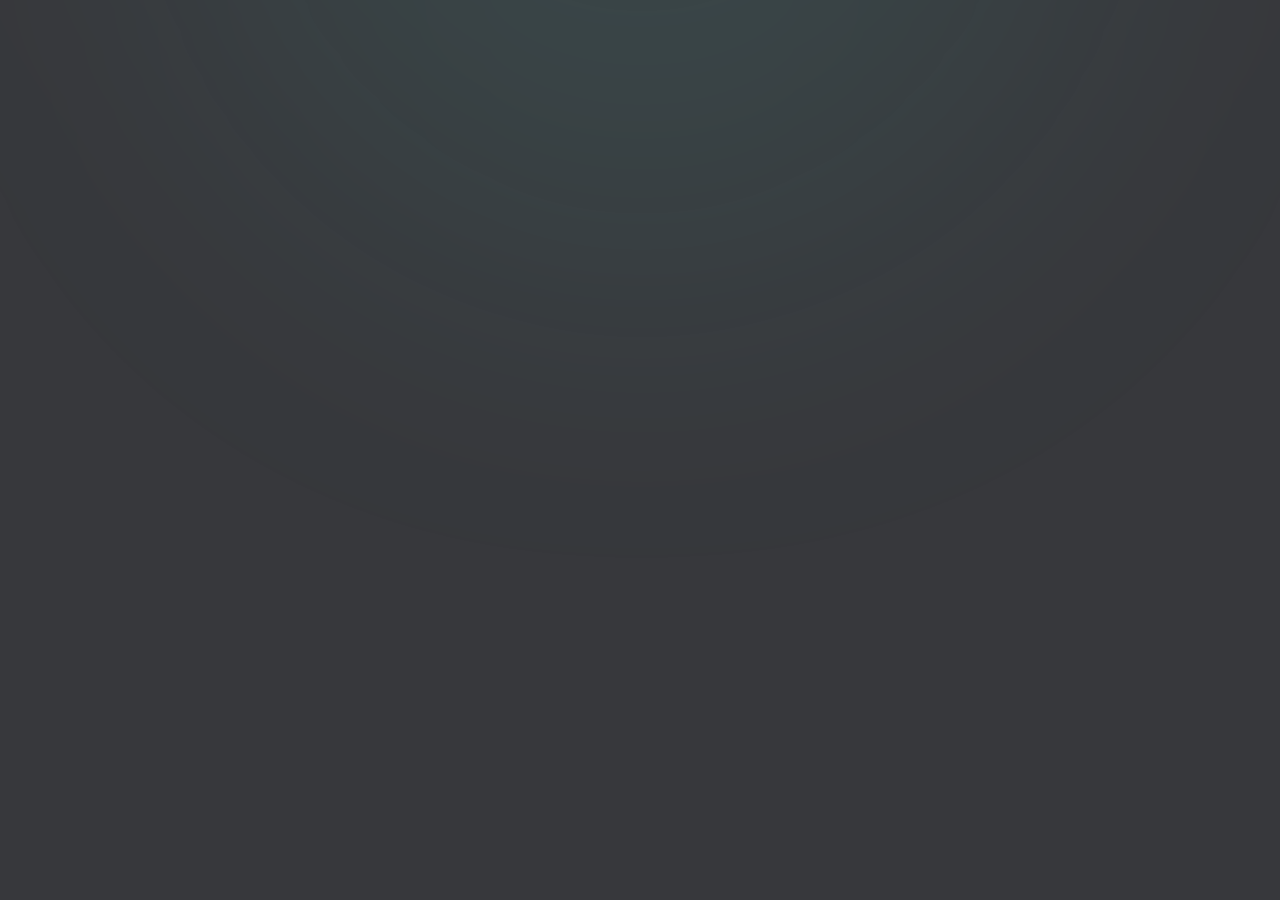
<file: apps/desktop/ui/index.html>
<!doctype html>
<html lang="en">
<head>
<meta charset="utf-8">
<title>lockbox</title>
<link rel="stylesheet" href="app.css">
<script src="common.js" defer></script>
<script src="app.js" defer></script>
</head>
<body>
<div id="root"></div>
</body>
</html>
</file>
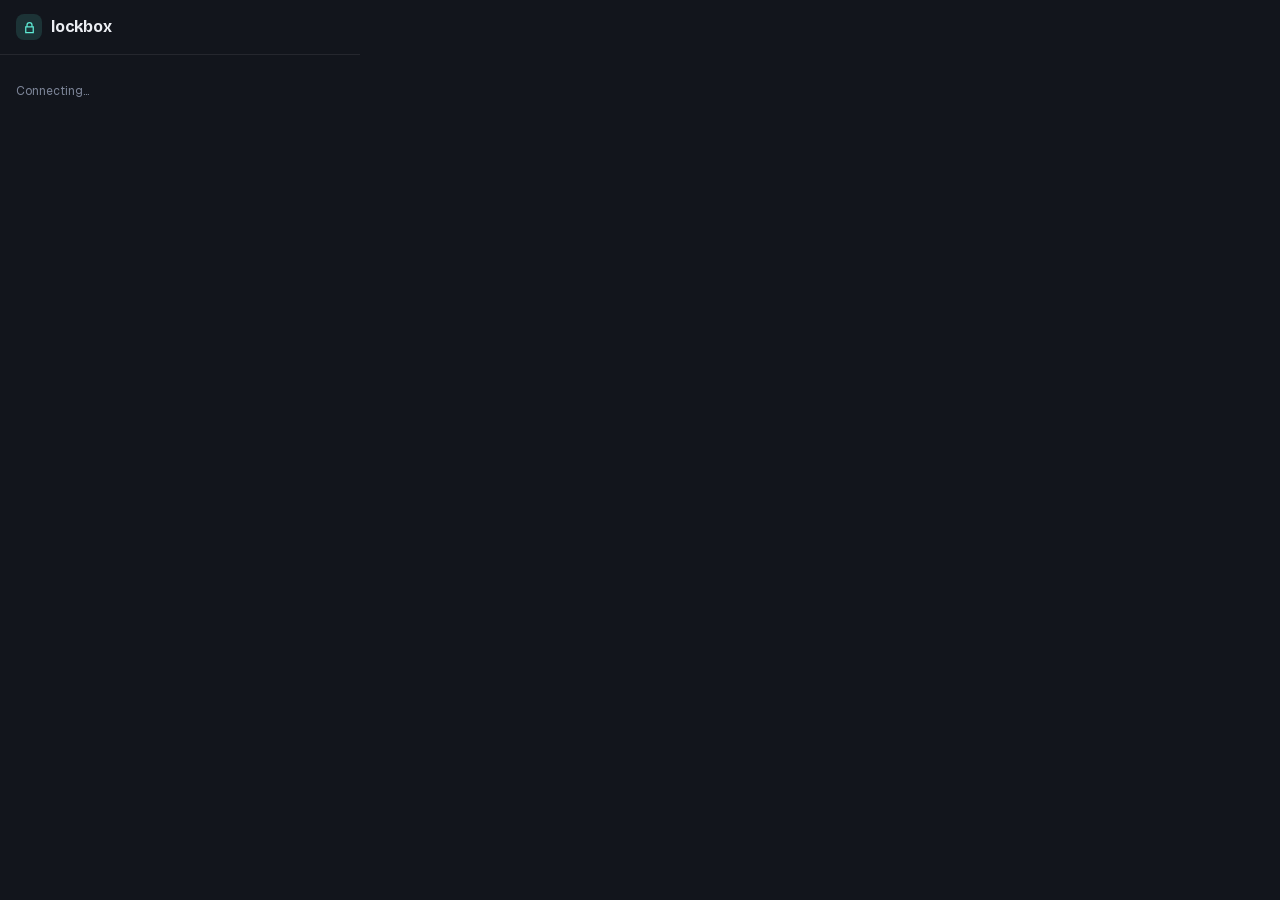
<file: apps/extension/popup.html>
<!doctype html>
<html lang="en">
<head>
<meta charset="utf-8">
<title>lockbox</title>
<link rel="stylesheet" href="popup.css">
<script src="popup.js" defer></script>
</head>
<body>
<header>
  <span class="mark"><svg width="15" height="15" viewBox="0 0 24 24" fill="none" stroke="currentColor" stroke-width="2" stroke-linecap="round" aria-hidden="true"><path d="M6 11h12v9H6zM8 11V8a4 4 0 0 1 8 0v3"/></svg></span>
  <b>lockbox</b>
  <span id="host" class="faint"></span>
</header>
<main id="main"><p class="faint pad">Connecting…</p></main>
</body>
</html>
</file>
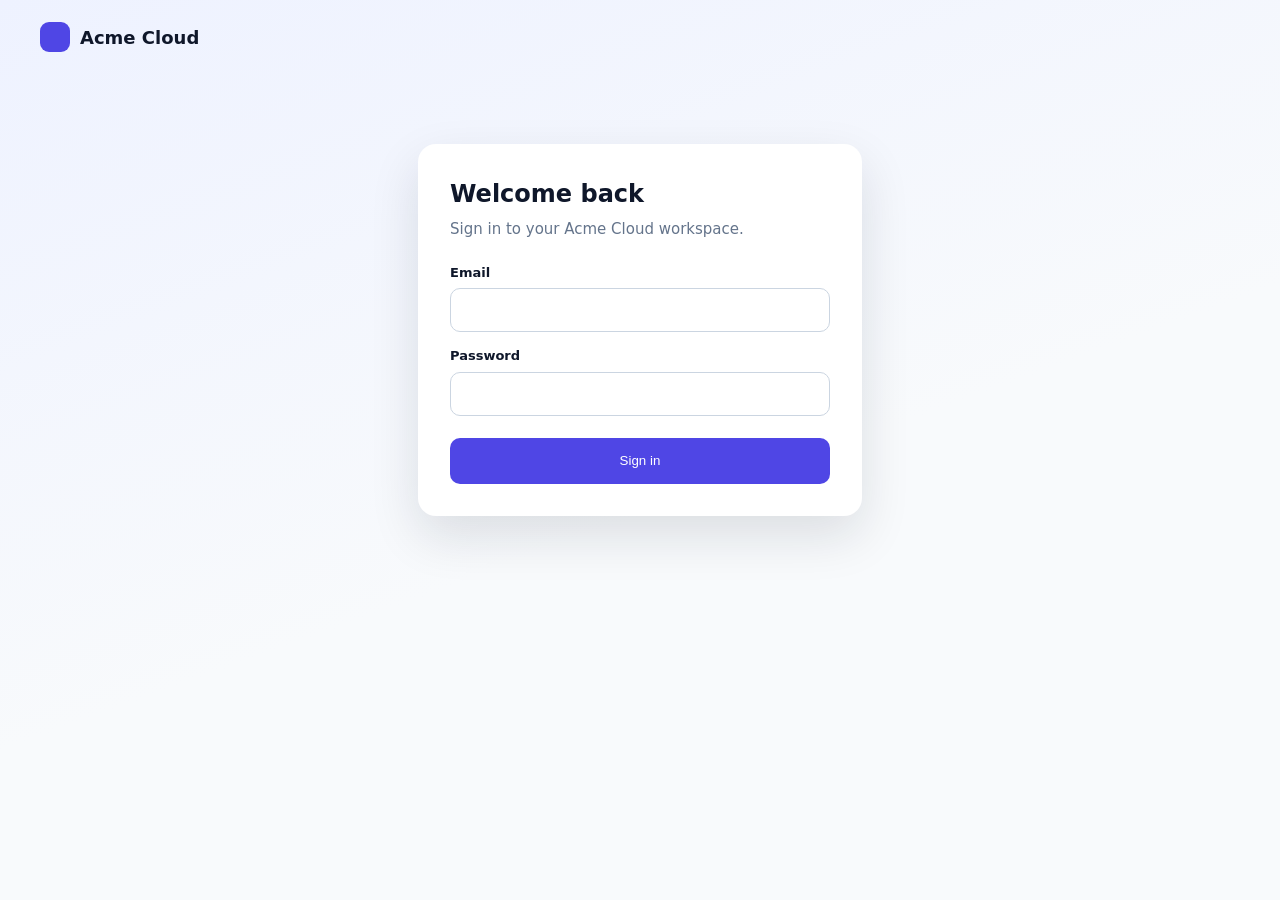
<file: apps/extension/store/demo/login.html>
<!doctype html><html><head><meta charset="utf-8"><title>Sign in · Acme Cloud</title><link rel="stylesheet" href="style.css"></head>
<body><header><i></i>Acme Cloud</header><main><form class="card" id="f">
<h1>Welcome back</h1><p>Sign in to your Acme Cloud workspace.</p>
<label for="email">Email</label><input id="email" type="email" autocomplete="username">
<label for="pw">Password</label><input id="pw" type="password" autocomplete="current-password">
<button id="go">Sign in</button></form></main>
<script>document.getElementById('f').onsubmit=(e)=>{e.preventDefault();setTimeout(()=>location.href='welcome.html',50)}</script></body></html>
</file>
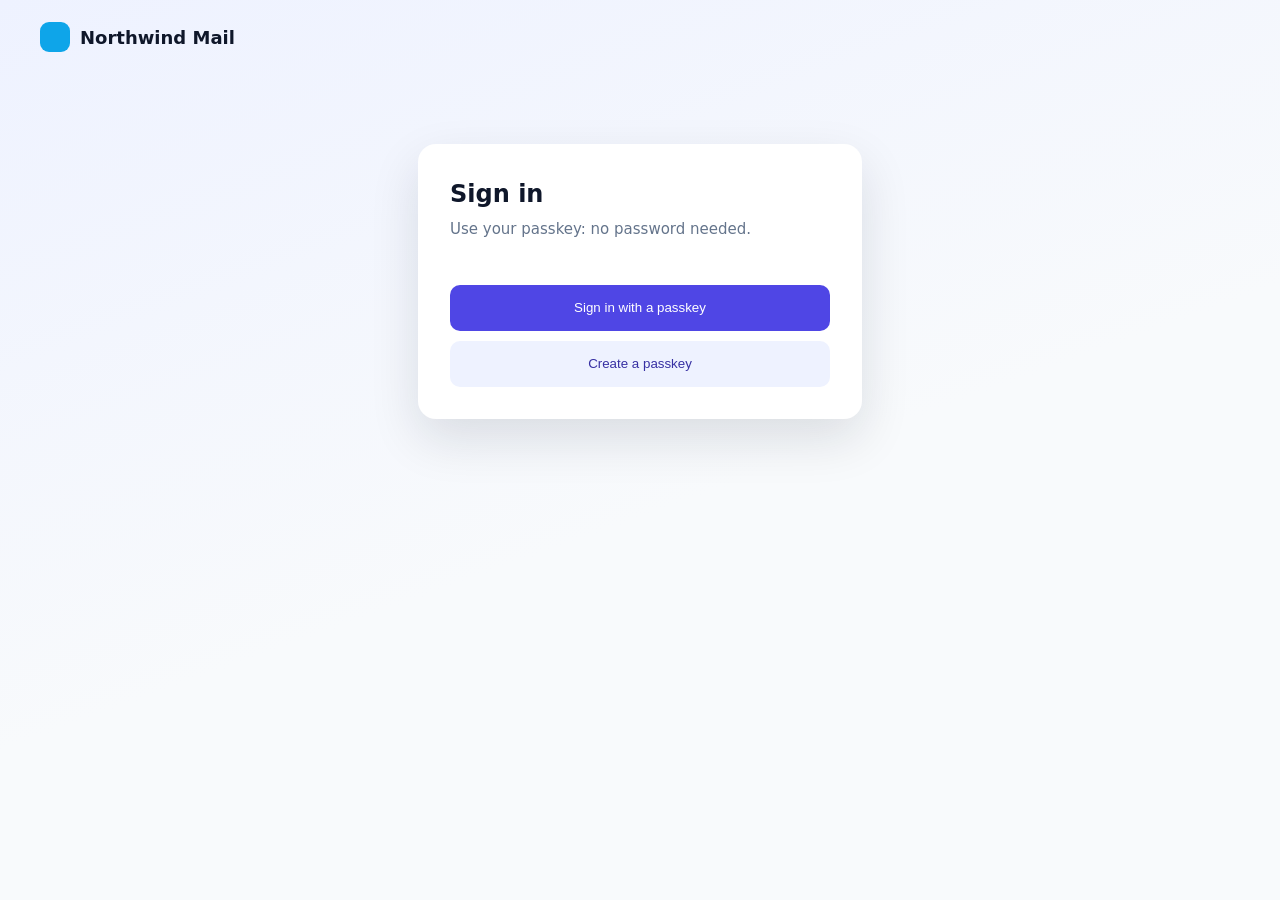
<file: apps/extension/store/demo/passkey.html>
<!doctype html><html><head><meta charset="utf-8"><title>Sign in · Northwind Mail</title><link rel="stylesheet" href="style.css"></head>
<body><header><i style="background:#0ea5e9"></i>Northwind Mail</header><main><div class="card">
<h1>Sign in</h1><p>Use your passkey: no password needed.</p>
<button id="login">Sign in with a passkey</button><button class="ghost" id="reg">Create a passkey</button></div></main>
<script>
const rnd=()=>crypto.getRandomValues(new Uint8Array(32));
document.getElementById('reg').onclick=()=>navigator.credentials.create({publicKey:{rp:{id:'northwind.localhost',name:'Northwind Mail'},user:{id:new TextEncoder().encode('u-1'),name:'alex@northwind.example',displayName:'Alex'},challenge:rnd(),pubKeyCredParams:[{type:'public-key',alg:-7}],authenticatorSelection:{residentKey:'required'}}}).then(()=>document.querySelector('p').textContent='Passkey created.');
document.getElementById('login').onclick=()=>navigator.credentials.get({publicKey:{rpId:'northwind.localhost',challenge:rnd()}}).then(()=>location.href='welcome.html');
</script></body></html>
</file>
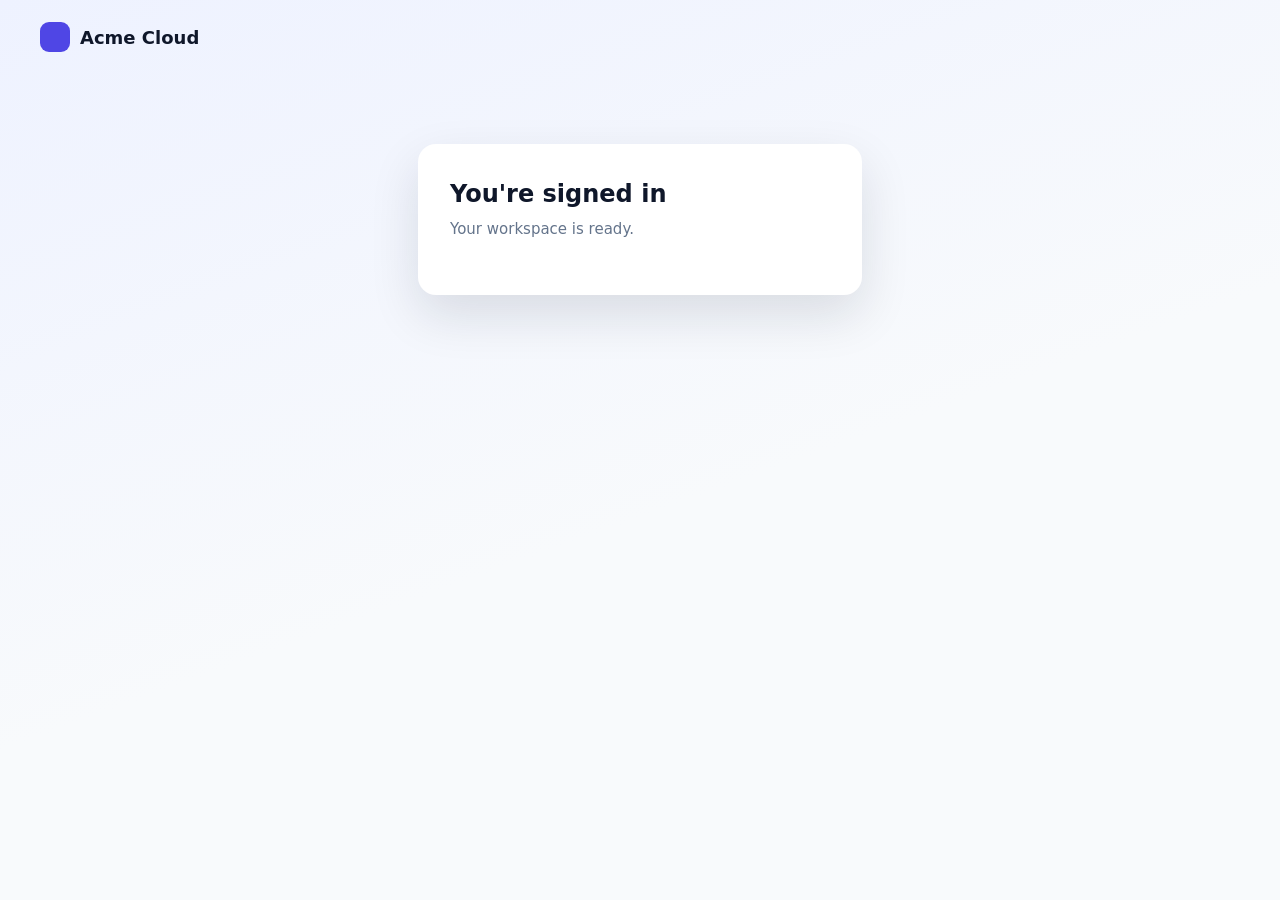
<file: apps/extension/store/demo/welcome.html>
<!doctype html><html><head><meta charset="utf-8"><title>Acme Cloud</title><link rel="stylesheet" href="style.css"></head>
<body><header><i></i>Acme Cloud</header><main><div class="card"><h1>You're signed in</h1><p>Your workspace is ready.</p></div></main></body></html>
</file>
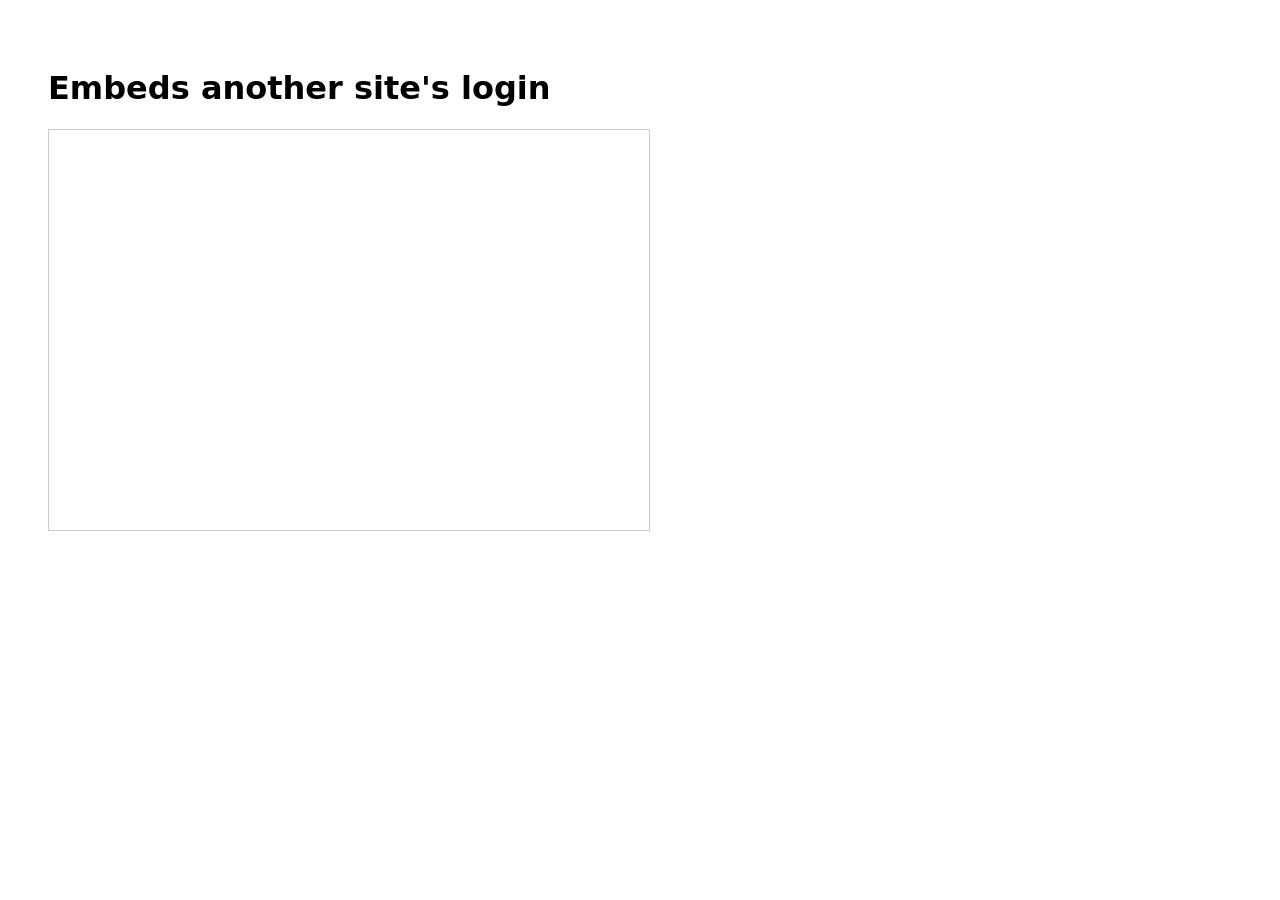
<file: apps/extension/test/site/framed.html>
<!doctype html><html><head><meta charset="utf-8"><title>Page with a foreign login frame</title></head>
<body style="font-family:system-ui;padding:40px"><h1>Embeds another site's login</h1>
<iframe id="frame" src="http://localhost:8766/login.html" style="width:600px;height:400px;border:1px solid #ccc"></iframe></body></html>
</file>
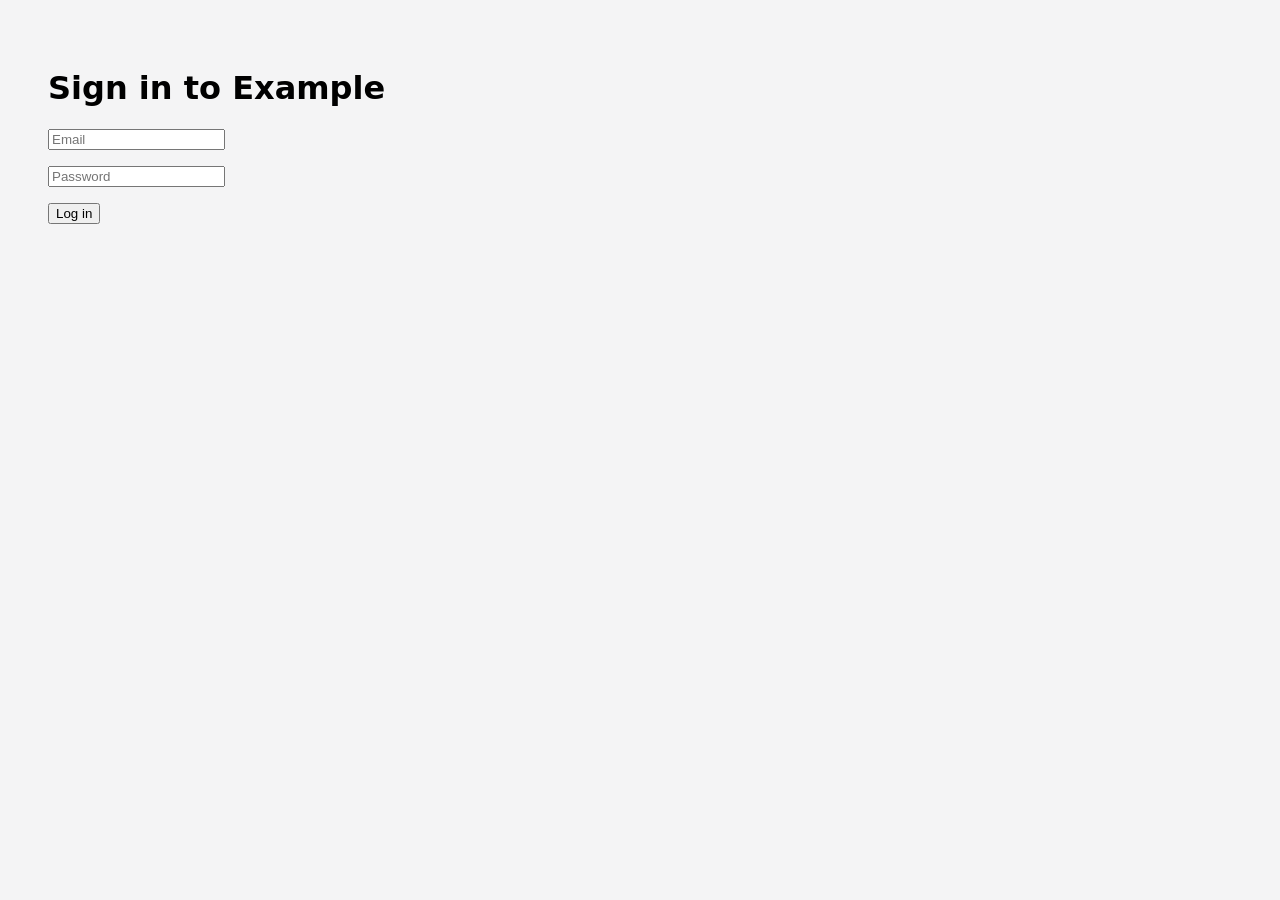
<file: apps/extension/test/site/login.html>
<!doctype html><html><head><meta charset="utf-8"><title>Example login</title></head>
<body style="font-family:system-ui;padding:40px;background:#f4f4f5">
<h1>Sign in to Example</h1>
<form id="f"><p><input id="email" type="email" autocomplete="username" placeholder="Email"></p>
<p><input id="pw" type="password" autocomplete="current-password" placeholder="Password"></p>
<p><button id="go">Log in</button></p></form>
<script>document.getElementById('f').onsubmit=(e)=>{e.preventDefault();setTimeout(()=>location.href='/welcome.html',50)}</script>
</body></html>
</file>
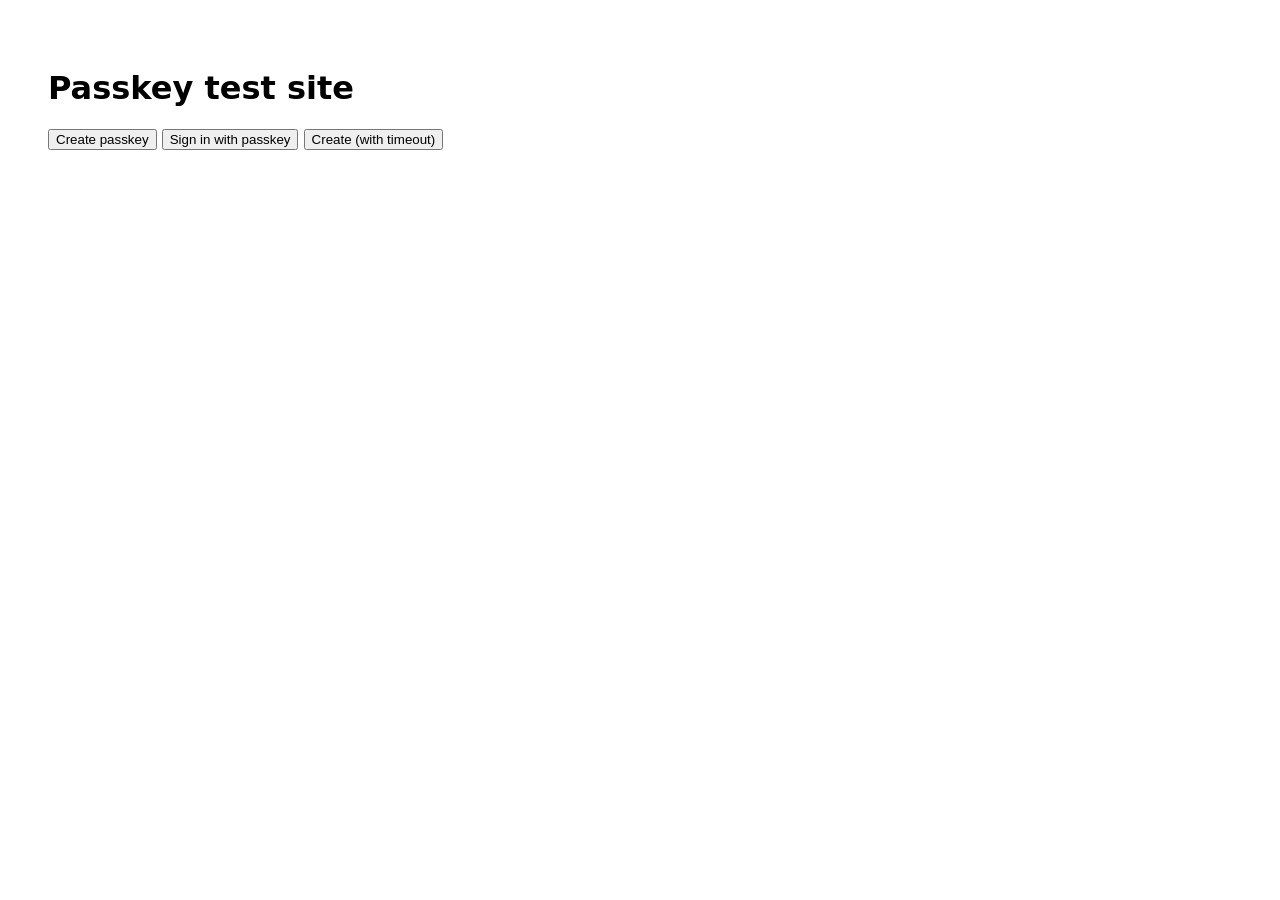
<file: apps/extension/test/site/passkey.html>
<!doctype html><html><head><meta charset="utf-8"><title>Passkey test RP</title></head>
<body style="font-family:system-ui;padding:40px">
<h1>Passkey test site</h1>
<button id="reg">Create passkey</button> <button id="login">Sign in with passkey</button> <button id="reg2">Create (with timeout)</button>
<pre id="out"></pre>
<script>
// A tiny relying party: verifies what lockbox returns the way a server would (WebCrypto, P-256).
const out = (s) => (document.getElementById('out').textContent = s);
const rnd = () => crypto.getRandomValues(new Uint8Array(32));
const b64 = (b) => btoa(String.fromCharCode(...new Uint8Array(b))).replace(/\+/g, '-').replace(/\//g, '_').replace(/=+$/, '');
function der2raw(der) { // SEQUENCE { INTEGER r, INTEGER s } -> r||s (32 bytes each)
  let i = 2; const read = () => { i++; const len = der[i++]; let v = der.slice(i, i + len); i += len; while (v.length > 32 && v[0] === 0) v = v.slice(1); const p = new Uint8Array(32); p.set(v, 32 - v.length); return p; };
  return new Uint8Array([...read(), ...read()]);
}
let pub;
async function register(extra = {}) {
  const ch = rnd();
  const c = await navigator.credentials.create({ publicKey: { rp: { id: 'localhost', name: 'Local Test' }, user: { id: new TextEncoder().encode('user-1'), name: 'nishu@test', displayName: 'Nishu' },
    challenge: ch, pubKeyCredParams: [{ type: 'public-key', alg: -7 }, { type: 'public-key', alg: -257 }], authenticatorSelection: { residentKey: 'required' }, extensions: { credProps: true }, ...extra } });
  const cd = JSON.parse(new TextDecoder().decode(c.response.clientDataJSON));
  pub = await crypto.subtle.importKey('spki', c.response.getPublicKey(), { name: 'ECDSA', namedCurve: 'P-256' }, false, ['verify']);
  return { type: cd.type, origin: cd.origin, challengeOk: cd.challenge === b64(ch), alg: c.response.getPublicKeyAlgorithm(), isPKC: c instanceof PublicKeyCredential, rk: c.getClientExtensionResults().credProps?.rk, json: typeof c.toJSON().response.attestationObject };
}
document.getElementById('reg').onclick = async () => { try { out('registered ' + JSON.stringify(await register())); } catch (e) { out('reg error ' + e.name + ': ' + e.message); } };
document.getElementById('reg2').onclick = async () => { try { out('registered ' + JSON.stringify(await register({ timeout: 1500 }))); } catch (e) { out('reg error ' + e.name); } };
document.getElementById('login').onclick = async () => { try {
  const ch = rnd();
  const a = await navigator.credentials.get({ publicKey: { rpId: 'localhost', challenge: ch, allowCredentials: [] } });
  const ad = a.response.authenticatorData, cdj = a.response.clientDataJSON;
  const data = new Uint8Array([...new Uint8Array(ad), ...new Uint8Array(await crypto.subtle.digest('SHA-256', cdj))]);
  const verified = await crypto.subtle.verify({ name: 'ECDSA', hash: 'SHA-256' }, pub, der2raw(new Uint8Array(a.response.signature)), data);
  const cd = JSON.parse(new TextDecoder().decode(cdj));
  out('login ' + JSON.stringify({ verified, type: cd.type, challengeOk: cd.challenge === b64(ch), user: new TextDecoder().decode(a.response.userHandle) }));
} catch (e) { out('login error ' + e.name + ': ' + e.message); } };
</script></body></html>
</file>
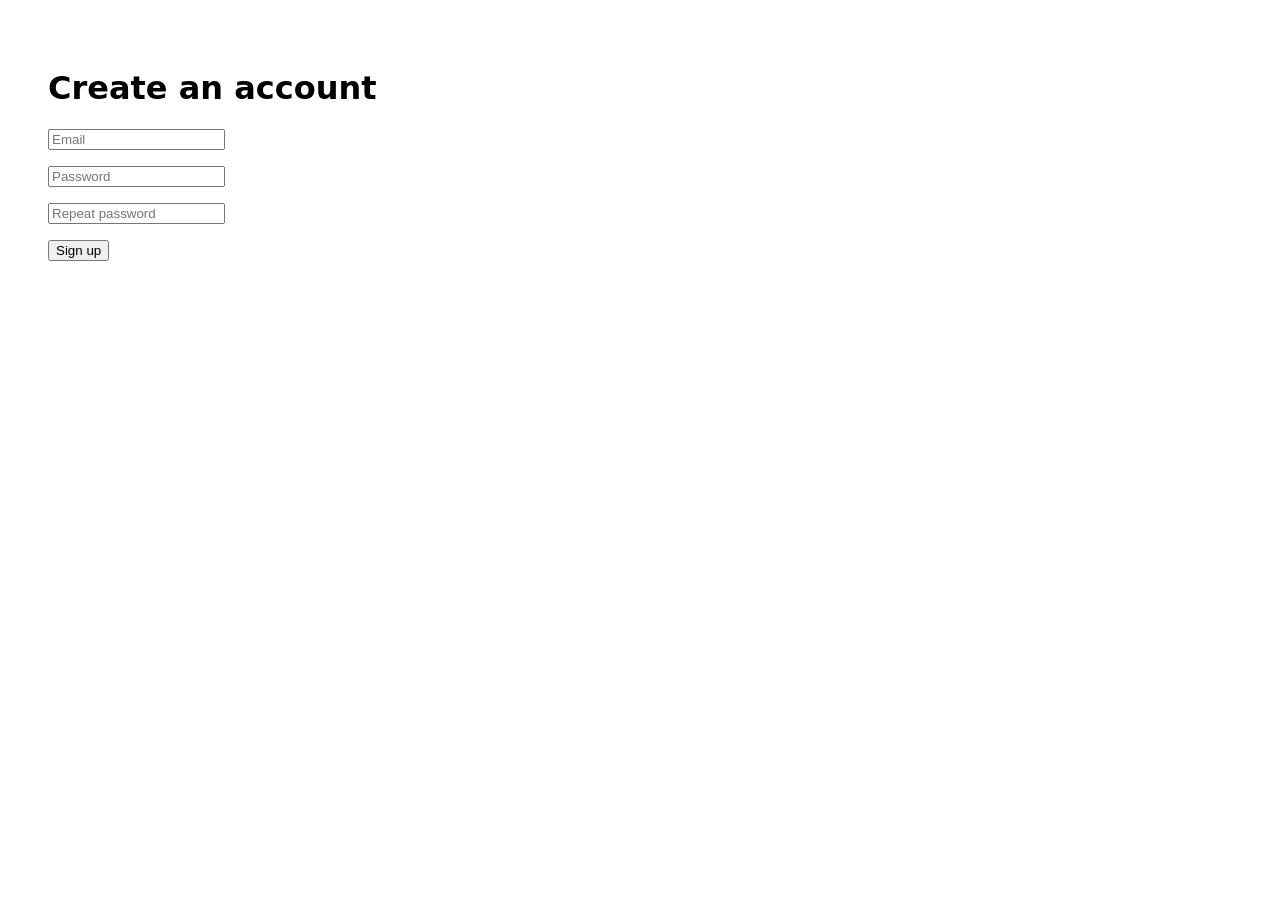
<file: apps/extension/test/site/signup.html>
<!doctype html><html><head><meta charset="utf-8"><title>Sign up</title></head>
<body style="font-family:system-ui;padding:40px"><h1>Create an account</h1>
<form id="f"><p><input id="email" type="email" autocomplete="username" placeholder="Email"></p>
<p><input id="pw1" type="password" autocomplete="new-password" placeholder="Password"></p>
<p><input id="pw2" type="password" autocomplete="new-password" placeholder="Repeat password"></p>
<p><button id="go">Sign up</button></p></form>
<script>document.getElementById('f').onsubmit=(e)=>{e.preventDefault();setTimeout(()=>location.href='/welcome.html',50)}</script></body></html>
</file>
<file: apps/desktop/ui/app.css>
@font-face{font-family:'Bricolage Grotesque';src:url(fonts/BricolageGrotesque.woff2) format('woff2');font-weight:500 700;font-display:block}
@font-face{font-family:'Geist';src:url(fonts/Geist.woff2) format('woff2');font-weight:400 600;font-display:block}
@font-face{font-family:'Geist Mono';src:url(fonts/GeistMono.woff2) format('woff2');font-weight:400 500;font-display:block}

:root{
  --bg:rgba(11,13,18,0.82);--bg-solid:#0B0D12;--panel:rgba(255,255,255,0.035);--line:rgba(255,255,255,0.07);--line-2:rgba(255,255,255,0.12);
  --text:#ECEEF3;--text-2:#9BA3B4;--text-3:#7C8497;--accent:#5EEAD4;--accent-ink:#06201C;--accent-soft:rgba(94,234,212,0.12);
  --digit:#93C5FD;--symbol:#FDBA74;--danger:#FB923C;--hover:rgba(255,255,255,0.05);--active:rgba(255,255,255,0.075);
  --display:'Bricolage Grotesque',system-ui,sans-serif;--mono:'Geist Mono',ui-monospace,monospace;
}
*{box-sizing:border-box}
html,body{margin:0;height:100%;background:transparent;color:var(--text);font:14px/1.45 Geist,system-ui,sans-serif;-webkit-font-smoothing:antialiased;user-select:none;cursor:default}
input,textarea,select{user-select:text}
button{font:inherit;color:inherit;cursor:pointer;border:0;background:none}
button:focus-visible,input:focus-visible,textarea:focus-visible,select:focus-visible{outline:2px solid var(--accent);outline-offset:2px}
.hidden{display:none!important}
.sr{position:absolute;width:1px;height:1px;overflow:hidden;clip:rect(0 0 0 0)}
h1,h2{margin:0;font-family:var(--display);font-weight:700;letter-spacing:-0.02em}
p{margin:0}

#root{position:fixed;inset:0;background:var(--bg);overflow:hidden}
#root::before{content:'';position:absolute;width:900px;height:900px;left:15%;top:-620px;border-radius:50%;background:rgba(94,234,212,0.07);filter:blur(140px);pointer-events:none}
.dragbar{position:absolute;left:0;right:0;top:0;height:44px;z-index:1}
.fade{animation:fade .26s ease-out}
@keyframes fade{from{opacity:0;transform:translateY(6px)}to{opacity:1;transform:none}}
@keyframes shake{25%{transform:translateX(-6px)}75%{transform:translateX(6px)}}
.shake{animation:shake .25s 2}

/* shared controls */
.btn{height:40px;padding:0 16px;display:inline-flex;align-items:center;justify-content:center;gap:8px;border-radius:11px;font-weight:500;border:1px solid var(--line-2)}
.btn:hover{background:var(--hover)}
.btn.primary{background:var(--accent);color:var(--accent-ink);border-color:transparent;font-weight:600}
.btn.primary:hover{filter:brightness(1.06)}
.btn.primary:disabled{opacity:.45;cursor:not-allowed}
.btn.danger{color:#FDBA74;border-color:rgba(251,146,60,0.35)}
.btn.sm{height:34px;padding:0 12px;border-radius:9px;font-size:13px}
.icon-btn{width:36px;height:36px;display:inline-flex;align-items:center;justify-content:center;border-radius:9px;color:var(--text-2)}
.icon-btn:hover{background:var(--hover);color:var(--text)}
.field{display:flex;flex-direction:column;gap:7px}
.field label,.label{font-size:12px;font-weight:500;color:var(--text-2)}
.input{height:44px;padding:0 14px;border-radius:12px;border:1px solid var(--line-2);background:rgba(0,0,0,0.3);color:var(--text);font:inherit;font-size:15px}
textarea.input{height:88px;padding:10px 14px;resize:vertical}
.input.mono{font-family:var(--mono)}
.error{color:#FDBA74;font-size:13px;min-height:18px}
.kbd{padding:1px 6px;border-radius:6px;border:1px solid var(--line-2);font-size:11px;color:var(--text-2)}
.mono{font-family:var(--mono)}
.muted{color:var(--text-2)}
.faint{color:var(--text-3);font-size:12px}

/* gate screens: setup, kit, unlock */
.gate{position:absolute;inset:0;display:flex;align-items:center;justify-content:center}
.card{width:420px;padding:40px;display:flex;flex-direction:column;gap:18px;border-radius:24px;background:var(--panel);border:1px solid rgba(255,255,255,0.08);backdrop-filter:blur(24px)}
.card.wide{width:520px}
.card h1{font-size:32px;text-align:center}
.card .sub{text-align:center;color:var(--text-2)}
.logo-tile{width:64px;height:64px;align-self:center;display:flex;align-items:center;justify-content:center;border-radius:18px;background:var(--accent-soft);border:1px solid rgba(255,255,255,0.1);color:var(--accent)}
.secret-key{padding:18px;border-radius:14px;background:rgba(0,0,0,0.35);border:1px dashed rgba(94,234,212,0.4);font-family:var(--mono);font-size:17px;letter-spacing:.04em;text-align:center;color:var(--accent);user-select:text}
.check{display:flex;gap:10px;align-items:flex-start;color:var(--text-2)}
.check input{width:16px;height:16px;margin-top:2px;accent-color:var(--accent)}
.note{display:flex;align-items:center;justify-content:center;gap:6px;color:var(--text-3);font-size:12px}

/* app shell */
.app{position:absolute;inset:0;display:grid;grid-template-rows:56px 1fr}
.top{display:flex;align-items:center;gap:12px;padding:0 20px 0 88px;border-bottom:1px solid var(--line)}
.brand{width:150px;display:flex;align-items:center;gap:10px;font-family:var(--display);font-size:18px;font-weight:700}
.brand .mark{width:28px;height:28px;display:flex;align-items:center;justify-content:center;border-radius:8px;background:var(--accent-soft);color:var(--accent)}
.search{flex:1;max-width:560px;height:38px;display:flex;align-items:center;gap:10px;padding:0 12px;border:1px solid var(--line);border-radius:10px;background:rgba(255,255,255,0.03);color:var(--text-3);text-align:left}
.search:hover{background:var(--hover)}
.search span:first-of-type{flex:1}
.spacer{flex:1}
.body{display:grid;grid-template-columns:220px 340px 1fr;min-height:0}
.body.wide{grid-template-columns:220px 1fr}

.side{padding:14px 12px;display:flex;flex-direction:column;gap:2px;border-right:1px solid var(--line);background:rgba(0,0,0,0.12);min-height:0;overflow:auto}
.nav{height:36px;display:flex;align-items:center;gap:10px;padding:0 10px;border-radius:9px;color:var(--text-2);font-weight:500;text-align:left}
.nav:hover{background:var(--hover)}
.nav.on{background:var(--active);color:var(--text)}
.nav .count{margin-left:auto;font-size:12px;color:var(--text-3)}
.dot{width:10px;height:10px;border-radius:3px;background:var(--hue)}
.section{margin:18px 10px 6px;font-size:11px;font-weight:600;letter-spacing:.08em;text-transform:uppercase;color:var(--text-3)}
.tags{display:flex;flex-wrap:wrap;gap:6px;padding:0 10px}
.tag{height:26px;padding:0 10px;border-radius:13px;border:1px solid var(--line-2);color:var(--text-2);font-size:12px}
.tag.on{border-color:var(--accent);color:var(--text)}
.side-foot{margin-top:auto;display:flex;align-items:center;gap:8px;padding:10px;border-radius:10px;background:rgba(255,255,255,0.03);color:var(--text-3);font-size:12px}
.side-foot{text-align:left;width:100%}
.side-foot:hover{background:rgba(255,255,255,0.06)}
.side-foot i{width:7px;height:7px;flex-shrink:0;border-radius:50%;background:var(--accent)}
.side-foot.warn i{background:var(--danger)}

.list{display:flex;flex-direction:column;border-right:1px solid var(--line);min-height:0}
.list-head{padding:18px 20px 10px;display:flex;align-items:baseline;justify-content:space-between}
.list-head h2{font-size:20px}
.rows{flex:1;overflow:auto;padding:0 10px 12px;display:flex;flex-direction:column;gap:2px}
.row{display:flex;align-items:center;gap:12px;padding:10px;border-radius:12px;text-align:left;width:100%}
.row:hover{background:var(--hover)}
.row.on{background:var(--active)}
.row .txt{flex:1;min-width:0;display:flex;flex-direction:column}
.row .t{font-weight:600;white-space:nowrap;overflow:hidden;text-overflow:ellipsis}
.row .s{font-size:12px;color:var(--text-2);white-space:nowrap;overflow:hidden;text-overflow:ellipsis}
.star{color:#F5B544}
.tile{flex-shrink:0;display:flex;align-items:center;justify-content:center;font-family:var(--display);font-weight:700;color:var(--hue);background:color-mix(in srgb,var(--hue) 16%,transparent)}
.tile.s{width:38px;height:38px;border-radius:11px;font-size:17px}
.tile.m{width:30px;height:30px;border-radius:9px;font-size:14px}
.tile.l{width:64px;height:64px;border-radius:18px;font-size:28px}
.empty{flex:1;display:flex;flex-direction:column;align-items:center;justify-content:center;gap:12px;color:var(--text-2);text-align:center;padding:40px}
.empty h2{font-size:22px;color:var(--text)}

.detail{overflow:auto;padding:32px 40px}
.detail-in{max-width:640px;display:flex;flex-direction:column;gap:22px}
.head{display:flex;align-items:center;gap:18px}
.head .grow{flex:1;min-width:0;display:flex;flex-direction:column;gap:6px}
.head h1{font-size:30px;overflow-wrap:anywhere}
.chips{display:flex;gap:6px;flex-wrap:wrap}
.chip{height:22px;padding:0 9px;display:flex;align-items:center;gap:6px;border-radius:11px;background:rgba(255,255,255,0.06);color:var(--text-2);font-size:12px}
.chip .dot{width:7px;height:7px;border-radius:2px}
.fields{display:flex;flex-direction:column;border-radius:16px;background:rgba(255,255,255,0.03);border:1px solid var(--line)}
.f{display:flex;align-items:center;gap:8px;padding:13px 12px 13px 18px;border-bottom:1px solid rgba(255,255,255,0.06)}
.f:last-child{border-bottom:0}
.f .kv{flex:1;min-width:0;display:flex;flex-direction:column;gap:2px}
.f .k{font-size:12px;color:var(--text-3)}
.f .v{font-size:15px;overflow-wrap:anywhere;user-select:text}
.f .v.pw{font-family:var(--mono);font-size:16px;letter-spacing:.02em}
.f .v.masked{letter-spacing:.18em;color:var(--text-2)}
.f .v.notes{white-space:pre-wrap}
.f .v.code{font-family:var(--mono);font-size:22px;font-weight:500;letter-spacing:.08em;color:var(--accent)}
.d{color:var(--digit)}.y{color:var(--symbol)}
.ring{position:relative;width:36px;height:36px}
.ring svg{transform:rotate(-90deg)}
.ring span{position:absolute;inset:0;display:flex;align-items:center;justify-content:center;font-size:11px;font-weight:600;color:var(--text-2)}
.ring .bg{stroke:rgba(255,255,255,0.08)}
.ring .fg{stroke:var(--accent);transition:stroke-dashoffset .9s linear}
.ring.low .fg{stroke:var(--danger)}
.foot{display:flex;align-items:center;gap:10px}
.foot .faint{flex:1}

/* generator */
.gen{overflow:auto;padding:28px 36px;display:flex;justify-content:center}
.gen-in{width:680px;display:flex;flex-direction:column;gap:22px}
.seg{display:flex;gap:4px;padding:4px;align-self:flex-start;border-radius:12px;background:rgba(255,255,255,0.04);border:1px solid var(--line)}
.seg button{height:34px;padding:0 16px;border-radius:9px;color:var(--text-2);font-weight:500}
.seg button.on{background:rgba(255,255,255,0.1);color:var(--text)}
.out{padding:28px;display:flex;flex-direction:column;gap:18px;border-radius:20px;background:var(--panel);border:1px solid rgba(255,255,255,0.08)}
.out .pw{min-height:84px;display:flex;align-items:center;font-family:var(--mono);font-size:28px;line-height:1.35;letter-spacing:.02em;word-break:break-all;user-select:text}
.meter{height:6px;border-radius:3px;background:rgba(255,255,255,0.07);overflow:hidden}
.meter i{display:block;height:6px;border-radius:3px;background:var(--accent);transition:width .2s}
.opts{display:flex;flex-direction:column;gap:16px;padding:22px 24px;border-radius:18px;background:rgba(255,255,255,0.025);border:1px solid rgba(255,255,255,0.06)}
.opt-row{display:flex;align-items:center;gap:16px}
.opt-row label:first-child{width:110px;color:var(--text-2)}
.opt-row input[type=range]{flex:1;accent-color:var(--accent)}
.opt-row .n{width:32px;text-align:right;font-family:var(--mono)}
.checks{display:flex;gap:24px}
.checks label{display:flex;align-items:center;gap:8px}
.checks input{width:16px;height:16px;accent-color:var(--accent)}

/* overlays */
.scrim{position:absolute;inset:0;z-index:10;display:flex;justify-content:center;align-items:flex-start;padding-top:96px;background:rgba(5,6,10,0.55);backdrop-filter:blur(6px)}
.sheet{width:640px;max-height:calc(100% - 140px);display:flex;flex-direction:column;border-radius:20px;background:rgba(22,25,33,0.92);border:1px solid rgba(255,255,255,0.1);box-shadow:0 30px 80px rgba(0,0,0,0.5);overflow:hidden}
.pal-in{display:flex;align-items:center;gap:12px;padding:0 18px;height:60px;border-bottom:1px solid var(--line);color:var(--text-2)}
.pal-in input{flex:1;height:40px;border:0;background:transparent;color:var(--text);font:inherit;font-size:17px;outline:none}
.pal-list{overflow:auto;padding:8px;display:flex;flex-direction:column;gap:2px}
.pal-sec{padding:8px 10px 4px;font-size:11px;font-weight:600;letter-spacing:.08em;text-transform:uppercase;color:var(--text-3)}
.pal-row{display:flex;align-items:center;gap:12px;padding:8px 10px;border-radius:10px;text-align:left;width:100%}
.pal-row.on,.pal-row:hover{background:rgba(255,255,255,0.07)}
.pal-row .grow{flex:1;min-width:0;white-space:nowrap;overflow:hidden;text-overflow:ellipsis}
.pal-row .ic{width:30px;height:30px;display:flex;align-items:center;justify-content:center;border-radius:9px;background:rgba(255,255,255,0.05);color:var(--text-2)}
.editor{padding:26px 28px;display:flex;flex-direction:column;gap:16px;overflow:auto}
.editor h2{font-size:24px}
.pair{display:grid;grid-template-columns:1fr 1fr;gap:14px}
.with-btns{display:flex;gap:6px}
.with-btns .input{flex:1;min-width:0}
.actions{display:flex;justify-content:flex-end;gap:10px;padding-top:4px}

.toast{position:absolute;z-index:20;left:50%;bottom:28px;transform:translateX(-50%);display:flex;align-items:center;gap:10px;padding:11px 16px;border-radius:14px;background:rgba(22,25,33,0.92);border:1px solid rgba(255,255,255,0.1);box-shadow:0 16px 40px rgba(0,0,0,0.4);white-space:nowrap;color:var(--text)}
.toast svg{color:var(--accent)}
.toast .faint{font-size:13px}

/* quick access window */
body.quick #root{background:rgba(18,21,28,0.62);border-radius:18px;border:1px solid rgba(255,255,255,0.12)}
body.quick #root::before{display:none}
.q-in{display:flex;align-items:center;gap:12px;height:62px;padding:0 18px;border-bottom:1px solid var(--line)}
.q-in input{flex:1;height:40px;border:0;background:transparent;color:var(--text);font:inherit;font-size:18px;outline:none}
.q-list{height:300px;overflow:auto;padding:8px;display:flex;flex-direction:column;gap:2px}
.q-foot{display:flex;align-items:center;gap:16px;padding:0 18px;height:56px;border-top:1px solid var(--line);color:var(--text-2);font-size:12px}
.q-foot span{display:flex;align-items:center;gap:6px}
.q-locked{height:356px;display:flex;flex-direction:column;align-items:center;justify-content:center;gap:14px;color:var(--text-2)}
.q-in .brand{width:auto}

/* import */
.srcs{display:grid;gap:10px}
.src{padding:13px 16px;border-radius:14px;background:rgba(255,255,255,0.03);border:1px solid var(--line);color:var(--text-2)}
.src b{display:block;color:var(--text);font-weight:600;margin-bottom:2px}
.pick{display:flex;flex-direction:column;gap:6px}
.pick label{display:flex;align-items:center;gap:10px;padding:10px 12px;border-radius:12px;border:1px solid var(--line)}
.pick label.on{border-color:rgba(94,234,212,0.5);background:var(--accent-soft)}
.pick input{width:16px;height:16px;accent-color:var(--accent)}
.pick .faint{margin-left:auto}
.callout{display:flex;align-items:center;gap:14px;padding:14px 16px;border-radius:14px;background:rgba(251,146,60,0.08);border:1px solid rgba(251,146,60,0.3)}
.callout svg{color:var(--danger);flex-shrink:0}
.callout p{flex:1}
.stats{display:flex;flex-direction:column;gap:4px;color:var(--text-2)}

/* settings */
.sec{padding:20px 22px;border-radius:18px;background:rgba(255,255,255,0.03);border:1px solid var(--line);display:flex;flex-direction:column;gap:12px}
.sec h2{font-size:18px;letter-spacing:-0.01em}
.sec-row{display:flex;align-items:center;gap:10px;flex-wrap:wrap}
.sec-row .grow{flex:1;min-width:200px}
.path{font-family:var(--mono);font-size:13px;color:var(--text-2);overflow-wrap:anywhere}
.toggle{display:flex;align-items:center;gap:10px;font-weight:500}
.toggle input{width:16px;height:16px;accent-color:var(--accent)}
.faq{display:grid;grid-template-columns:minmax(0,1fr) minmax(0,1fr);gap:10px}
.faq div{padding:12px 14px;border-radius:12px;background:rgba(255,255,255,0.025);color:var(--text-2);font-size:13px}
.faq b{display:block;color:var(--text);font-size:14px;margin-bottom:2px}
.link{color:var(--accent);text-decoration:underline;text-underline-offset:3px;align-self:center;font-size:13px}
.warn-text{color:#FDBA74}

/* vaults, trash, history */
.section-row{display:flex;align-items:center;justify-content:space-between;margin:18px 4px 6px 10px}
.section-row .section{margin:0}
.add{width:24px;height:24px;display:inline-flex;align-items:center;justify-content:center;border-radius:6px;color:var(--text-3)}
.add:hover{background:var(--hover);color:var(--text)}
.vrow{display:flex;align-items:center;gap:2px}
.vrow .nav{flex:1;min-width:0}
.vmore{width:28px;height:28px;display:inline-flex;align-items:center;justify-content:center;border-radius:7px;color:var(--text-3);opacity:0}
.vmore svg{stroke-width:3.4}
.vrow:hover .vmore,.vmore:focus-visible{opacity:1}
.vmore:hover{background:var(--hover);color:var(--text)}
.trows{display:flex;flex-direction:column;gap:8px}
.trow{display:flex;align-items:center;gap:12px;padding:12px 14px;border-radius:14px;background:rgba(255,255,255,0.03);border:1px solid var(--line)}
.trow .grow{flex:1;min-width:0;display:flex;flex-direction:column}
.trow .grow span{white-space:nowrap;overflow:hidden;text-overflow:ellipsis}
.head-row{display:flex;align-items:flex-end;gap:12px}
.head-row > div{flex:1}
.f.link-row{cursor:pointer}
.f.link-row:hover{background:rgba(255,255,255,0.03)}

/* sharing */
.link-box{padding:14px;border-radius:12px;background:rgba(0,0,0,0.35);border:1px dashed rgba(94,234,212,0.4);font-family:var(--mono);font-size:13px;color:var(--accent);overflow-wrap:anywhere;user-select:text}
.inc{display:grid;grid-template-columns:1fr 1fr;gap:8px}
.inc label{display:flex;align-items:center;gap:8px}
.inc input{width:16px;height:16px;accent-color:var(--accent)}
.update-dot{color:var(--accent);font-weight:600}
</file>
<file: apps/extension/popup.css>
@font-face{font-family:Geist;src:url(fonts/Geist.woff2) format('woff2');font-weight:400 600}
@font-face{font-family:'Bricolage Grotesque';src:url(fonts/BricolageGrotesque.woff2) format('woff2');font-weight:500 700}
:root{--text:#ECEEF3;--text-2:#9BA3B4;--text-3:#7C8497;--accent:#5EEAD4;--line:rgba(255,255,255,0.08)}
*{box-sizing:border-box}
body{margin:0;width:360px;background:#12151C;color:var(--text);font:14px/1.45 Geist,-apple-system,system-ui,sans-serif}
button{font:inherit;color:inherit;cursor:pointer;border:0;background:none}
button:focus-visible,input:focus-visible{outline:2px solid var(--accent);outline-offset:2px}
header{display:flex;align-items:center;gap:9px;padding:14px 16px;border-bottom:1px solid var(--line)}
header b{font-family:'Bricolage Grotesque',sans-serif;font-size:16px}
header .faint{margin-left:auto;max-width:170px;overflow:hidden;text-overflow:ellipsis;white-space:nowrap}
.mark{width:26px;height:26px;display:flex;align-items:center;justify-content:center;border-radius:8px;background:rgba(94,234,212,0.14);color:var(--accent)}
.faint{color:var(--text-3);font-size:12px}
.pad{padding:16px}
.sec{padding:10px 16px 4px;font-size:11px;font-weight:600;letter-spacing:.08em;text-transform:uppercase;color:var(--text-3)}
.list{padding:0 8px 6px;display:flex;flex-direction:column;gap:2px}
.row{display:flex;align-items:center;gap:10px;padding:8px;border-radius:10px;width:100%;text-align:left}
.row:hover,.row:focus-visible{background:rgba(255,255,255,0.07)}
.tile{width:32px;height:32px;flex:none;border-radius:9px;display:flex;align-items:center;justify-content:center;font-family:'Bricolage Grotesque',sans-serif;font-weight:700;color:var(--hue);background:color-mix(in srgb,var(--hue) 16%,transparent)}
.txt{flex:1;min-width:0;display:flex;flex-direction:column}
.txt span{white-space:nowrap;overflow:hidden;text-overflow:ellipsis}
.txt .s{font-size:12px;color:var(--text-2)}
.act{font-size:12px;color:var(--accent);flex:none}
.act.copy{color:var(--text-2)}
.search{margin:10px 16px 4px;display:block;width:calc(100% - 32px);height:36px;padding:0 12px;border-radius:10px;border:1px solid rgba(255,255,255,0.12);background:rgba(0,0,0,0.3);color:var(--text);font:inherit}
footer{display:flex;align-items:center;gap:8px;padding:10px 16px 14px;border-top:1px solid var(--line)}
.btn{height:34px;padding:0 12px;border-radius:9px;border:1px solid rgba(255,255,255,0.14);font-weight:500}
.btn:hover{background:rgba(255,255,255,0.06)}
.btn.p{background:var(--accent);color:#06201C;border-color:transparent;font-weight:600}
.kbd{padding:1px 5px;border-radius:5px;border:1px solid rgba(255,255,255,0.14);font-size:11px;color:var(--text-2)}
.state{padding:22px 18px;display:flex;flex-direction:column;align-items:flex-start;gap:10px}
.state b{font-family:'Bricolage Grotesque',sans-serif;font-size:17px}
.state p{margin:0;color:var(--text-2)}
.state code{font-size:12px;color:var(--text-2)}
.toast{padding:10px 16px;color:var(--accent);font-size:13px}
.btn{white-space:nowrap;flex:none}
.version{padding:0 16px 10px;margin:0}
</file>
<file: apps/extension/store/demo/style.css>
body{margin:0;min-height:100vh;font:15px/1.5 -apple-system,BlinkMacSystemFont,"Segoe UI",system-ui,sans-serif;background:linear-gradient(160deg,#eef2ff,#f8fafc 55%);color:#0f172a;display:flex;flex-direction:column}
header{display:flex;align-items:center;gap:10px;padding:22px 40px;font-weight:700;font-size:18px}
header i{width:30px;height:30px;border-radius:9px;background:#4f46e5;display:inline-block}
main{flex:1;display:flex;align-items:flex-start;justify-content:center;padding-top:70px}
.card{width:380px;background:#fff;border-radius:18px;padding:32px;box-shadow:0 20px 50px rgba(15,23,42,.12)}
h1{margin:0 0 6px;font-size:24px}p{margin:0 0 22px;color:#64748b}
label{display:block;font-size:13px;font-weight:600;margin:14px 0 6px}
input{box-sizing:border-box;width:100%;height:44px;padding:0 12px;border:1px solid #cbd5e1;border-radius:10px;font:inherit}
input:focus{outline:2px solid #6366f1;border-color:transparent}
button{margin-top:22px;width:100%;height:46px;border:0;border-radius:10px;background:#4f46e5;color:#fff;font:600 15px inherit;cursor:pointer}
button.ghost{background:#eef2ff;color:#3730a3;margin-top:10px}
.ok{font-size:40px;margin-bottom:8px}
</file>
